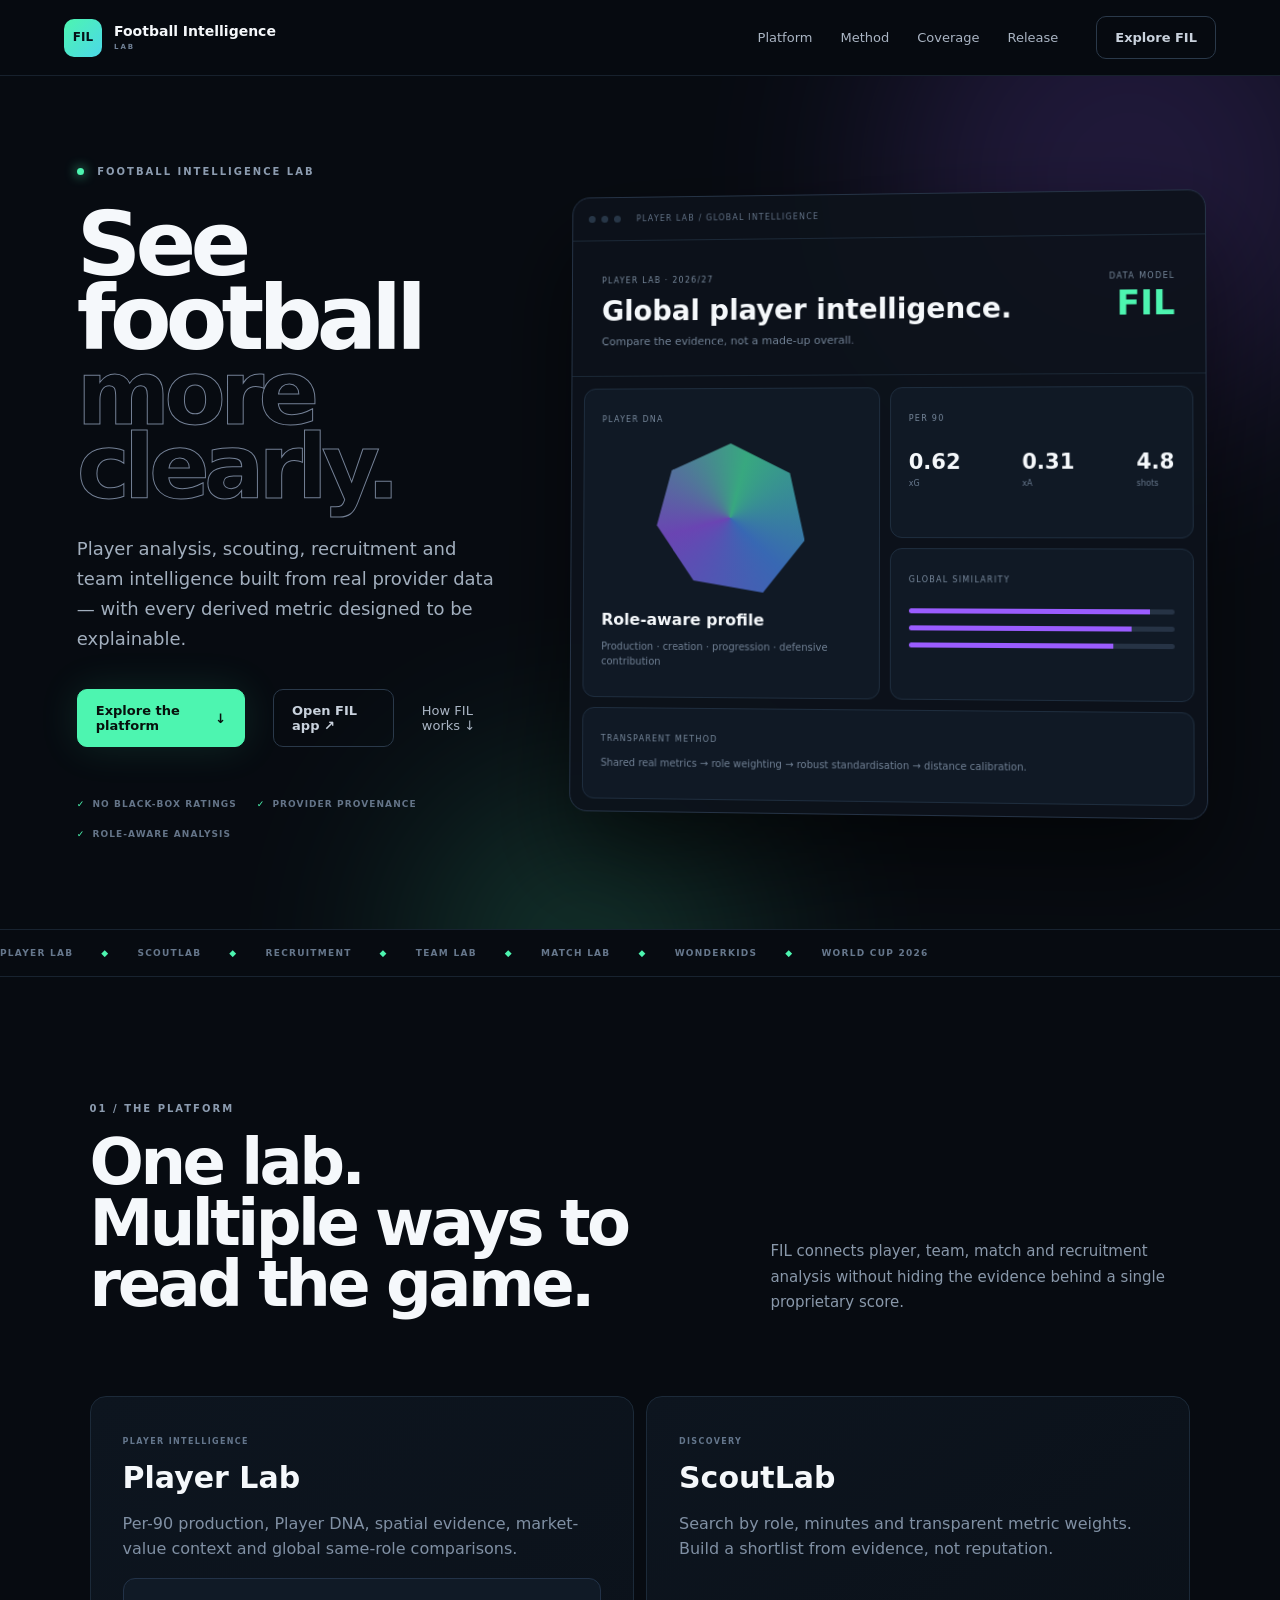
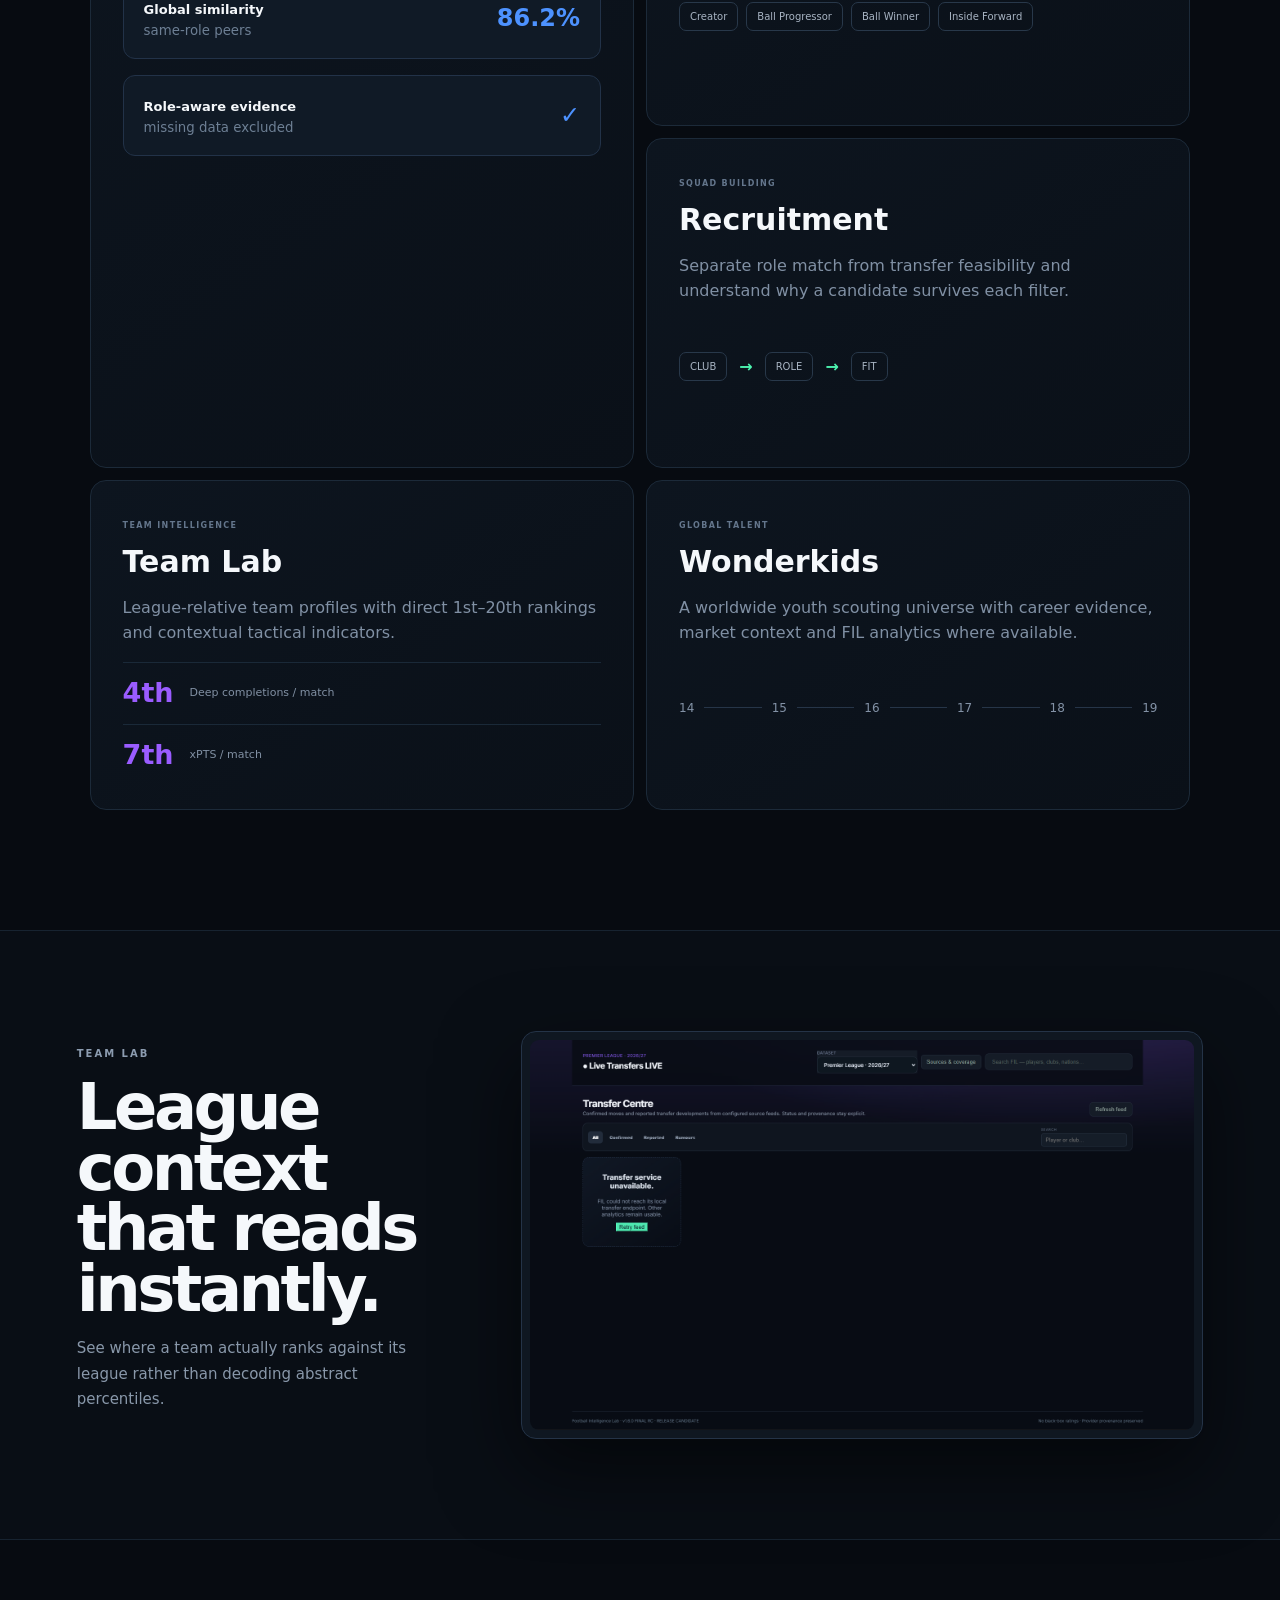
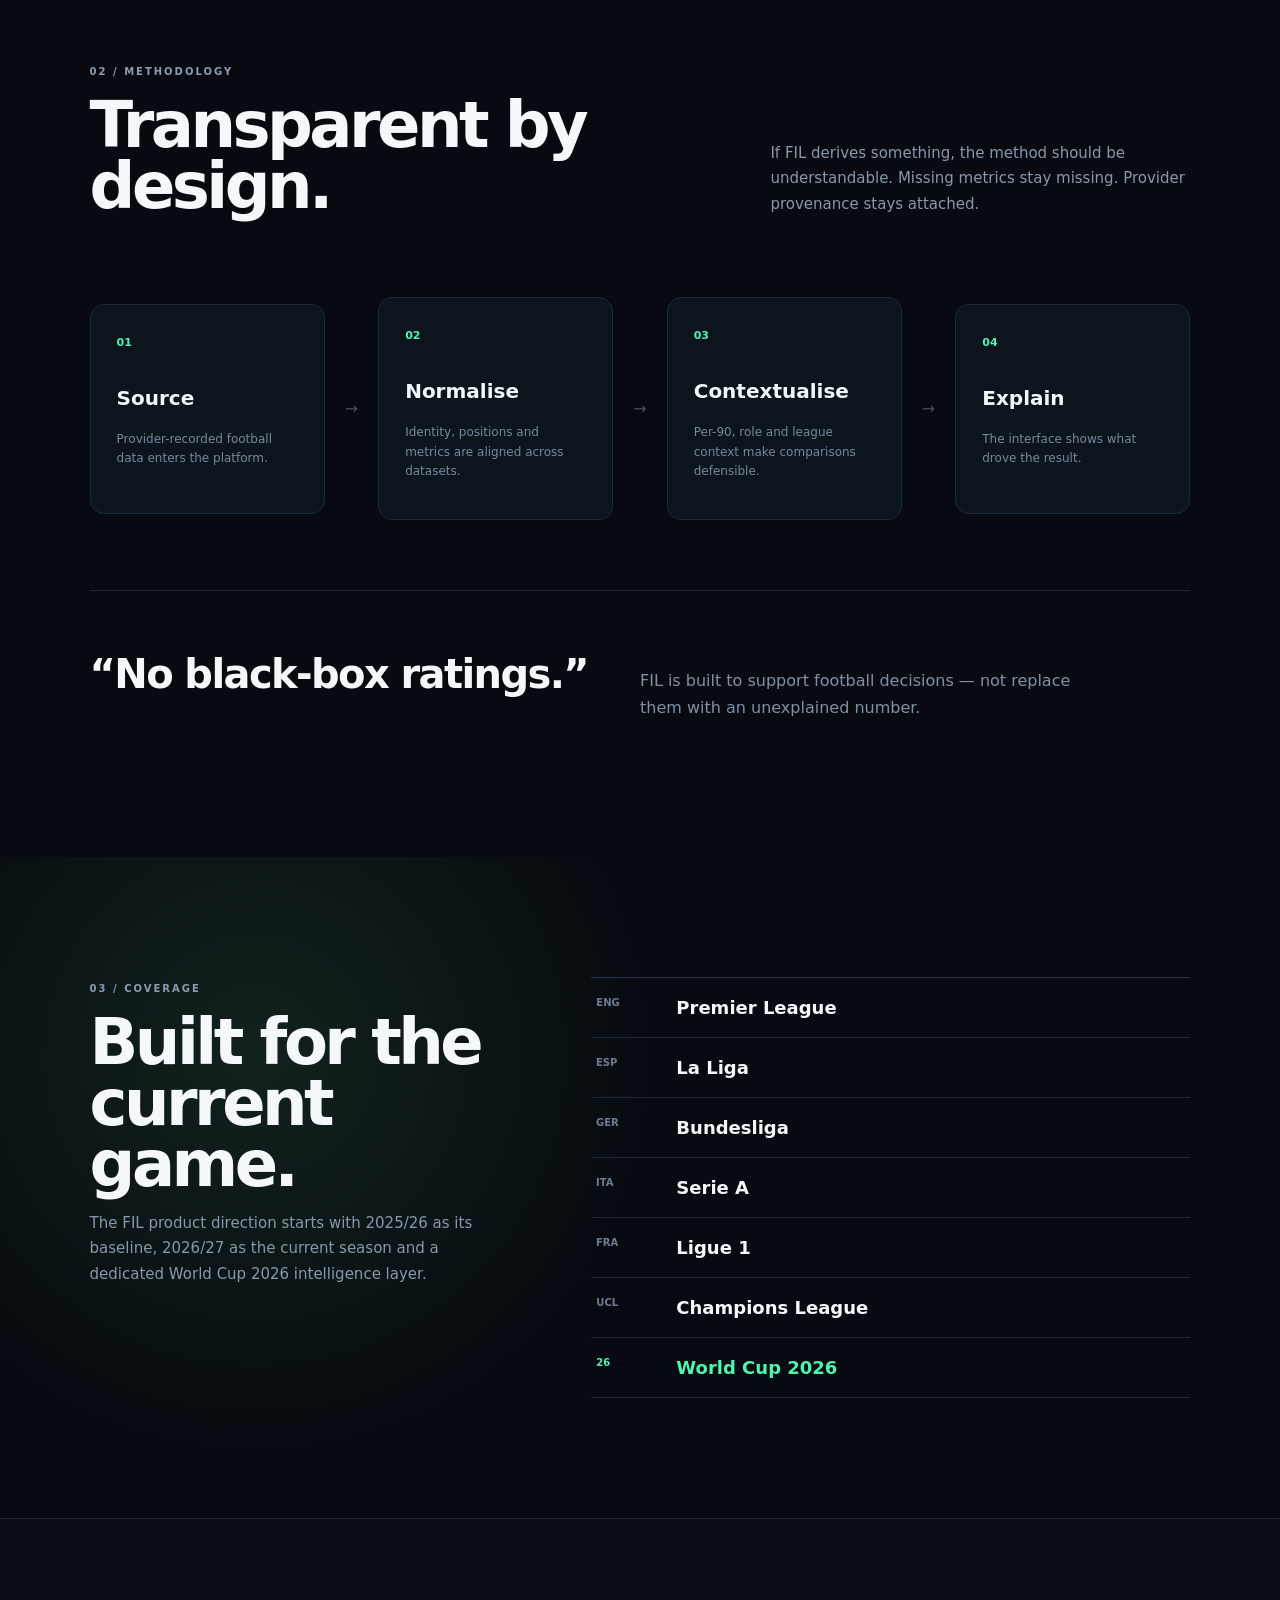
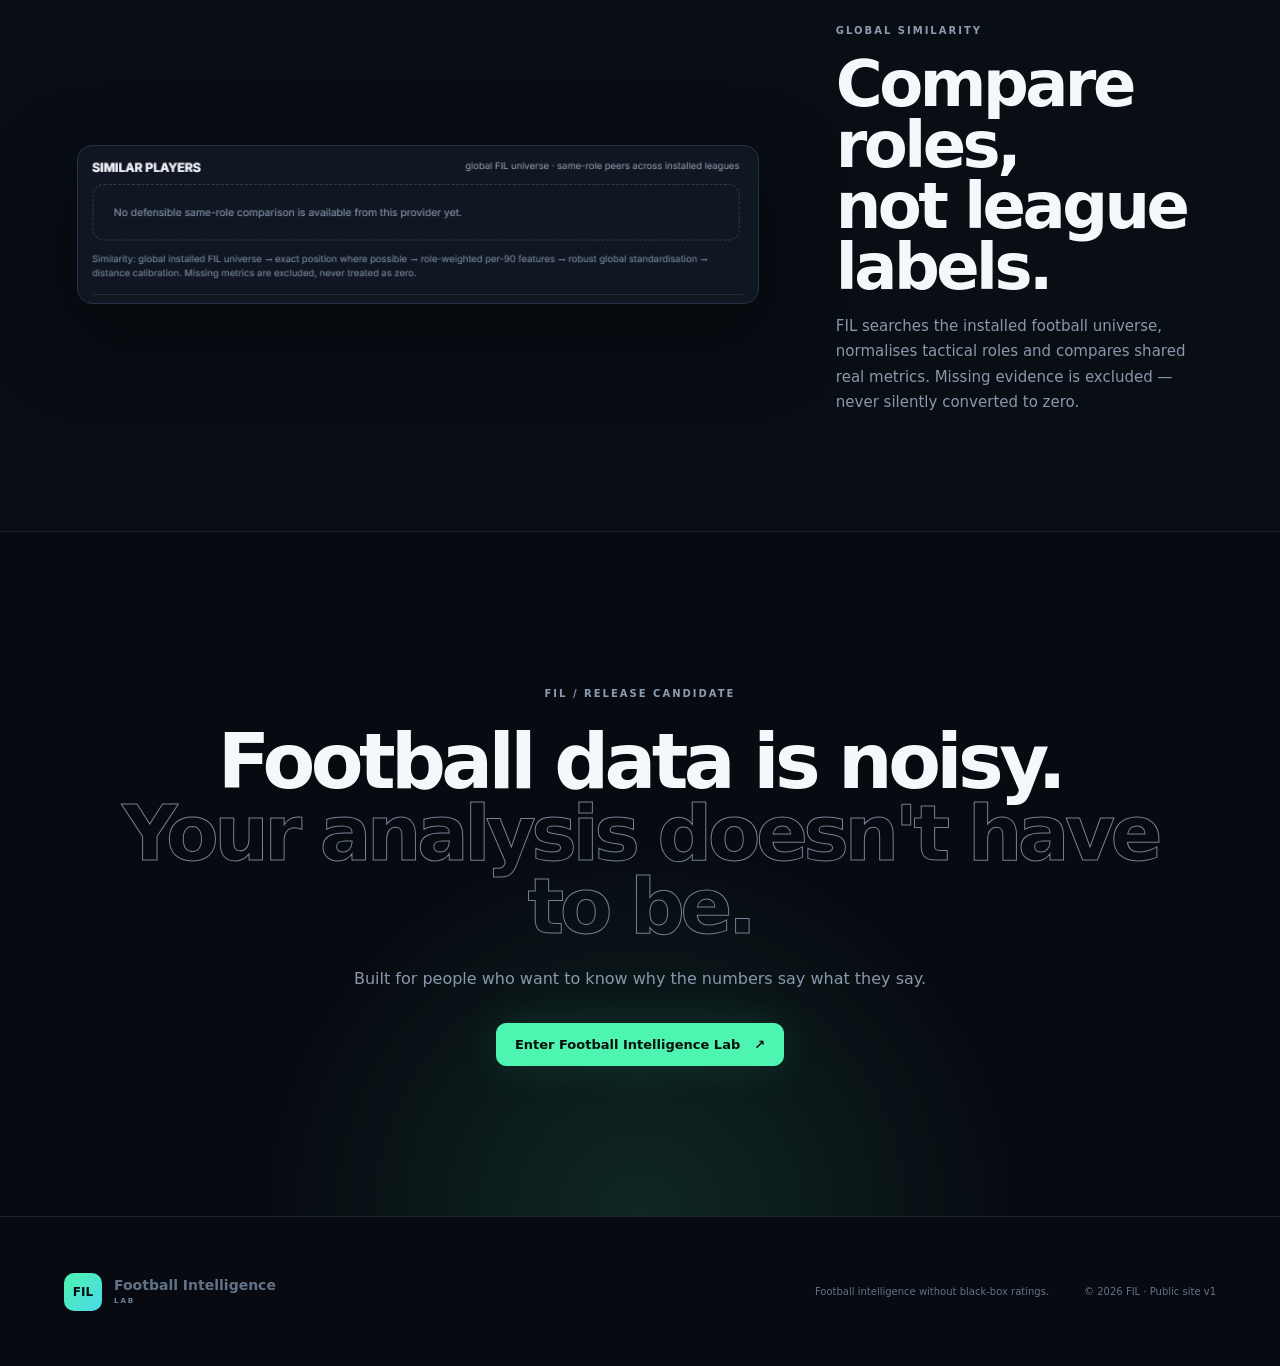
<file: index.html>
<!doctype html><html lang="en"><head><meta charset="utf-8"><meta name="viewport" content="width=device-width,initial-scale=1"><title>Football Intelligence Lab — Transparent football analytics</title><meta name="description" content="Football Intelligence Lab turns real football data into transparent player, team, scouting and recruitment intelligence — without black-box ratings."><meta name="theme-color" content="#070b11"><meta property="og:title" content="Football Intelligence Lab"><meta property="og:description" content="Football intelligence without black-box ratings."><meta property="og:type" content="website"><link rel="icon" href="/favicon.svg"><link rel="stylesheet" href="/styles.css"></head><body>
<header class="nav"><a class="brand" href="#top"><span class="logo">FIL</span><span>Football Intelligence <small>LAB</small></span></a><nav><a href="#platform">Platform</a><a href="#method">Method</a><a href="#coverage">Coverage</a><a href="#release">Release</a></nav><a class="button ghost" href="#platform" data-scroll="platform">Explore FIL</a><button class="menu" aria-label="Open menu">☰</button></header>
<main id="top">
<section class="hero"><div class="orb one"></div><div class="orb two"></div><div class="hero-copy"><div class="eyebrow"><span></span> FOOTBALL INTELLIGENCE LAB</div><h1>See football<br><em>more clearly.</em></h1><p>Player analysis, scouting, recruitment and team intelligence built from real provider data — with every derived metric designed to be explainable.</p><div class="actions"><a class="button primary" href="#platform" data-scroll="platform">Explore the platform <b>↓</b></a><a class="button ghost launch-local" href="http://127.0.0.1:8000" target="_blank" rel="noopener">Open FIL app ↗</a><a class="textlink" href="#method" data-scroll="method">How FIL works ↓</a></div><div class="trust"><span>NO BLACK-BOX RATINGS</span><span>PROVIDER PROVENANCE</span><span>ROLE-AWARE ANALYSIS</span></div></div>
<div class="hero-ui"><div class="window"><div class="windowbar"><i></i><i></i><i></i><span>PLAYER LAB / GLOBAL INTELLIGENCE</span></div><div class="mock-head"><div><small>PLAYER LAB · 2026/27</small><h2>Global player intelligence.</h2><p>Compare the evidence, not a made-up overall.</p></div><div class="score"><small>DATA MODEL</small><strong>FIL</strong></div></div><div class="mock-grid"><div class="mock-card tall"><small>PLAYER DNA</small><div class="radar"></div><b>Role-aware profile</b><p>Production · creation · progression · defensive contribution</p></div><div class="mock-card"><small>PER 90</small><div class="nums"><b>0.62<span>xG</span></b><b>0.31<span>xA</span></b><b>4.8<span>shots</span></b></div></div><div class="mock-card"><small>GLOBAL SIMILARITY</small><div class="bars"><i style="--w:91%"></i><i style="--w:84%"></i><i style="--w:77%"></i></div></div><div class="mock-card wide"><small>TRANSPARENT METHOD</small><p>Shared real metrics → role weighting → robust standardisation → distance calibration.</p></div></div></div></div></section>
<section class="ticker"><span>PLAYER LAB</span><b>◆</b><span>SCOUTLAB</span><b>◆</b><span>RECRUITMENT</span><b>◆</b><span>TEAM LAB</span><b>◆</b><span>MATCH LAB</span><b>◆</b><span>WONDERKIDS</span><b>◆</b><span>WORLD CUP 2026</span></section>
<section id="platform" class="section"><div class="section-head"><div><span class="kicker">01 / THE PLATFORM</span><h2>One lab.<br>Multiple ways to read the game.</h2></div><p>FIL connects player, team, match and recruitment analysis without hiding the evidence behind a single proprietary score.</p></div><div class="feature-grid"><article class="feature big"><span>PLAYER INTELLIGENCE</span><h3>Player Lab</h3><p>Per-90 production, Player DNA, spatial evidence, market-value context and global same-role comparisons.</p><div class="mini-sim"><div><b>Global similarity</b><small>same-role peers</small></div><strong>86.2%</strong></div><div class="mini-sim"><div><b>Role-aware evidence</b><small>missing data excluded</small></div><strong>✓</strong></div></article><article class="feature"><span>DISCOVERY</span><h3>ScoutLab</h3><p>Search by role, minutes and transparent metric weights. Build a shortlist from evidence, not reputation.</p><div class="chips"><i>Creator</i><i>Ball Progressor</i><i>Ball Winner</i><i>Inside Forward</i></div></article><article class="feature"><span>SQUAD BUILDING</span><h3>Recruitment</h3><p>Separate role match from transfer feasibility and understand why a candidate survives each filter.</p><div class="route"><i>CLUB</i><b>→</b><i>ROLE</i><b>→</b><i>FIT</i></div></article><article class="feature"><span>TEAM INTELLIGENCE</span><h3>Team Lab</h3><p>League-relative team profiles with direct 1st–20th rankings and contextual tactical indicators.</p><div class="rank"><b>4th</b><span>Deep completions / match</span></div><div class="rank"><b>7th</b><span>xPTS / match</span></div></article><article class="feature"><span>GLOBAL TALENT</span><h3>Wonderkids</h3><p>A worldwide youth scouting universe with career evidence, market context and FIL analytics where available.</p><div class="ages">14 <i></i> 15 <i></i> 16 <i></i> 17 <i></i> 18 <i></i> 19</div></article></div></section>
<section class="product-shot"><div class="shot-copy"><span class="kicker">TEAM LAB</span><h2>League context<br>that reads instantly.</h2><p>See where a team actually ranks against its league rather than decoding abstract percentiles.</p></div><div class="shot-frame"><img src="assets/team-lab.png" alt="Football Intelligence Lab Team Lab interface" loading="lazy"></div></section>
<section id="method" class="section method"><div class="section-head"><div><span class="kicker">02 / METHODOLOGY</span><h2>Transparent by design.</h2></div><p>If FIL derives something, the method should be understandable. Missing metrics stay missing. Provider provenance stays attached.</p></div><div class="pipeline"><div><b>01</b><h3>Source</h3><p>Provider-recorded football data enters the platform.</p></div><i>→</i><div><b>02</b><h3>Normalise</h3><p>Identity, positions and metrics are aligned across datasets.</p></div><i>→</i><div><b>03</b><h3>Contextualise</h3><p>Per-90, role and league context make comparisons defensible.</p></div><i>→</i><div><b>04</b><h3>Explain</h3><p>The interface shows what drove the result.</p></div></div><div class="principles"><blockquote>“No black-box ratings.”</blockquote><p>FIL is built to support football decisions — not replace them with an unexplained number.</p></div></section>
<section id="coverage" class="coverage"><div><span class="kicker">03 / COVERAGE</span><h2>Built for the<br>current game.</h2><p>The FIL product direction starts with 2025/26 as its baseline, 2026/27 as the current season and a dedicated World Cup 2026 intelligence layer.</p></div><div class="league-list"><div><b>ENG</b><span>Premier League</span></div><div><b>ESP</b><span>La Liga</span></div><div><b>GER</b><span>Bundesliga</span></div><div><b>ITA</b><span>Serie A</span></div><div><b>FRA</b><span>Ligue 1</span></div><div><b>UCL</b><span>Champions League</span></div><div class="world"><b>26</b><span>World Cup 2026</span></div></div></section>
<section class="similar-show"><div class="shot-frame"><img src="assets/similar-players.png" alt="FIL global similar players interface" loading="lazy"></div><div class="shot-copy"><span class="kicker">GLOBAL SIMILARITY</span><h2>Compare roles,<br>not league labels.</h2><p>FIL searches the installed football universe, normalises tactical roles and compares shared real metrics. Missing evidence is excluded — never silently converted to zero.</p></div></section>
<section id="release" class="cta"><span class="kicker">FIL / RELEASE CANDIDATE</span><h2>Football data is noisy.<br><em>Your analysis doesn't have to be.</em></h2><p>Built for people who want to know why the numbers say what they say.</p><a class="button primary" href="#top">Enter Football Intelligence Lab <b>↗</b></a></section>
</main><footer><a class="brand" href="#top"><span class="logo">FIL</span><span>Football Intelligence <small>LAB</small></span></a><p>Football intelligence without black-box ratings.</p><span>© 2026 FIL · Public site v1</span></footer><script src="/app.js"></script></body></html>
</file>
<file: styles.css>
:root{--bg:#070b11;--panel:#0d141d;--panel2:#111a25;--line:#1c2a39;--text:#f5f8fb;--muted:#8392a6;--green:#4df5b0;--purple:#9a5cff;--blue:#4d92ff}*{box-sizing:border-box}html{scroll-behavior:smooth}body{margin:0;background:var(--bg);color:var(--text);font-family:Inter,ui-sans-serif,system-ui,-apple-system,BlinkMacSystemFont,"Segoe UI",sans-serif;overflow-x:hidden}a{color:inherit;text-decoration:none}.nav{height:76px;display:flex;align-items:center;gap:38px;padding:0 max(24px,5vw);border-bottom:1px solid #17212d;background:rgba(7,11,17,.88);backdrop-filter:blur(18px);position:sticky;top:0;z-index:20}.brand{display:flex;align-items:center;gap:12px;font-weight:800;font-size:14px;line-height:1.05}.brand small{display:block;color:#708197;letter-spacing:.28em;font-size:7px;margin-top:5px}.logo{display:grid;place-items:center;width:38px;height:38px;border-radius:10px;color:#071017;background:linear-gradient(135deg,var(--green),#4bd8e8);font-size:12px;font-weight:900}.nav nav{display:flex;gap:28px;margin-left:auto;color:#aab5c4;font-size:13px}.nav nav a:hover{color:#fff}.button{display:inline-flex;align-items:center;justify-content:center;gap:14px;border:1px solid #2a394a;border-radius:10px;padding:13px 18px;font-size:13px;font-weight:750}.button.primary{background:var(--green);border-color:var(--green);color:#07110d;box-shadow:0 0 40px rgba(77,245,176,.12)}.button.ghost{color:#c9d2dd}.menu{display:none;background:none;border:0;color:white;font-size:22px}.hero{min-height:760px;display:grid;grid-template-columns:.8fr 1.2fr;align-items:center;gap:5vw;padding:90px max(24px,6vw);position:relative;overflow:hidden}.hero:before{content:"";position:absolute;inset:0;background:linear-gradient(90deg,rgba(7,11,17,1) 0%,rgba(7,11,17,.82) 45%,rgba(7,11,17,.25) 100%);pointer-events:none}.orb{position:absolute;border-radius:50%;filter:blur(100px);opacity:.17}.orb.one{width:500px;height:500px;background:var(--purple);right:-100px;top:-150px}.orb.two{width:350px;height:350px;background:var(--green);left:32%;bottom:-200px}.hero-copy,.hero-ui{position:relative;z-index:2}.eyebrow,.kicker{font-size:10px;font-weight:800;letter-spacing:.2em;color:#8c9cb0}.eyebrow span{display:inline-block;width:7px;height:7px;border-radius:50%;background:var(--green);box-shadow:0 0 12px var(--green);margin-right:8px}.hero h1{font-size:clamp(62px,7vw,112px);letter-spacing:-.065em;line-height:.83;margin:30px 0}.hero h1 em,.cta h2 em{font-style:normal;color:transparent;-webkit-text-stroke:1px #748196}.hero-copy>p{max-width:580px;color:#a2afbe;font-size:18px;line-height:1.65}.actions{display:flex;align-items:center;gap:28px;margin-top:36px}.textlink{font-size:13px;color:#aab5c4}.trust{display:flex;flex-wrap:wrap;gap:20px;margin-top:52px;color:#647488;font-size:9px;font-weight:800;letter-spacing:.12em}.trust span:before{content:"✓";color:var(--green);margin-right:7px}.window{background:rgba(12,18,27,.92);border:1px solid #253346;border-radius:18px;box-shadow:0 45px 100px #0009;overflow:hidden;transform:perspective(1200px) rotateY(-3deg) rotateX(1deg)}.windowbar{height:44px;border-bottom:1px solid #1b2837;display:flex;align-items:center;gap:6px;padding:0 16px;color:#617186;font-size:8px;letter-spacing:.15em}.windowbar i{width:7px;height:7px;border-radius:50%;background:#273647}.windowbar span{margin-left:10px}.mock-head{display:flex;justify-content:space-between;padding:28px 30px;border-bottom:1px solid #1a2735}.mock-head small,.mock-card small{color:#77889c;font-size:8px;letter-spacing:.16em}.mock-head h2{font-size:28px;margin:8px 0}.mock-head p{color:#718195;font-size:11px;margin:0}.score{text-align:right}.score strong{display:block;font-size:34px;color:var(--green)}.mock-grid{display:grid;grid-template-columns:1fr 1fr;gap:10px;padding:12px}.mock-card{min-height:125px;background:#101925;border:1px solid #1e2d3e;border-radius:12px;padding:18px}.mock-card.tall{grid-row:span 2}.mock-card.wide{grid-column:span 2;min-height:auto}.mock-card p{font-size:10px;color:#718195;line-height:1.5}.radar{width:150px;height:150px;margin:18px auto;background:conic-gradient(from 15deg,var(--green),var(--blue),var(--purple),var(--green));clip-path:polygon(50% 0,90% 20%,100% 65%,72% 100%,25% 92%,0 55%,10% 18%);opacity:.65}.nums{display:flex;justify-content:space-between;margin-top:25px}.nums b{font-size:21px}.nums span{display:block;color:#68798e;font-size:8px;font-weight:500;margin-top:5px}.bars{display:grid;gap:12px;margin-top:22px}.bars i{height:5px;border-radius:10px;background:linear-gradient(90deg,var(--purple) var(--w),#263345 var(--w))}.ticker{display:flex;gap:28px;white-space:nowrap;overflow:hidden;padding:18px 0;border-block:1px solid #182330;color:#66778c;font-size:9px;letter-spacing:.14em;font-weight:800}.ticker b{color:var(--green)}.section{padding:120px max(24px,7vw)}.section-head{display:grid;grid-template-columns:1fr 420px;gap:50px;align-items:end;margin-bottom:65px}.section h2,.coverage h2,.shot-copy h2{font-size:clamp(42px,5vw,76px);line-height:.95;letter-spacing:-.055em;margin:16px 0}.section-head p,.shot-copy p,.coverage>div>p{color:#8998aa;line-height:1.7;font-size:15px}.feature-grid{display:grid;grid-template-columns:repeat(2,1fr);gap:12px}.feature{min-height:330px;background:linear-gradient(145deg,#0d151f,#0a1018);border:1px solid #1c2a39;border-radius:16px;padding:32px;position:relative;overflow:hidden}.feature.big{grid-row:span 2}.feature>span{font-size:8px;letter-spacing:.17em;color:#64768c;font-weight:800}.feature h3{font-size:30px;margin:12px 0}.feature>p{color:#8090a4;max-width:520px;line-height:1.6}.mini-sim{display:flex;align-items:center;justify-content:space-between;padding:20px;margin-top:16px;background:#101a26;border:1px solid #223248;border-radius:12px}.mini-sim b{font-size:13px}.mini-sim small{display:block;color:#6d7f94;margin-top:5px}.mini-sim strong{font-size:24px;color:var(--blue)}.chips{display:flex;flex-wrap:wrap;gap:8px;margin-top:40px}.chips i,.route i{font-style:normal;padding:8px 10px;border:1px solid #28384a;border-radius:7px;color:#a8b4c3;font-size:10px}.route{display:flex;align-items:center;gap:12px;margin-top:48px}.route b{color:var(--green)}.rank{display:flex;gap:16px;align-items:center;margin-top:16px;padding-top:14px;border-top:1px solid #1a2938}.rank b{font-size:27px;color:var(--purple)}.rank span{font-size:11px;color:#8190a3}.ages{margin-top:55px;color:#8392a6;font-size:12px;display:flex;align-items:center;gap:10px}.ages i{height:1px;flex:1;background:#263548}.product-shot,.similar-show{display:grid;grid-template-columns:.35fr .65fr;gap:6vw;align-items:center;padding:100px max(24px,6vw);background:#090e15;border-block:1px solid #172330}.shot-frame{padding:8px;background:#0f1721;border:1px solid #243347;border-radius:15px;box-shadow:0 30px 80px #0008}.shot-frame img{width:100%;display:block;border-radius:9px}.pipeline{display:grid;grid-template-columns:1fr auto 1fr auto 1fr auto 1fr;gap:20px;align-items:center}.pipeline>div{min-height:210px;padding:26px;background:#0c141e;border:1px solid #1b2a3a;border-radius:14px}.pipeline>b{}.pipeline>i{font-style:normal;color:#3a4d62}.pipeline b{color:var(--green);font-size:11px}.pipeline h3{font-size:20px;margin-top:36px}.pipeline p{font-size:12px;color:#78899d;line-height:1.6}.principles{display:grid;grid-template-columns:1fr 1fr;margin-top:70px;padding-top:60px;border-top:1px solid #1a2735}.principles blockquote{font-size:40px;font-weight:800;letter-spacing:-.04em;margin:0}.principles p{color:#8190a3;max-width:450px;line-height:1.7}.coverage{padding:120px max(24px,7vw);display:grid;grid-template-columns:.8fr 1.2fr;gap:8vw;align-items:start;background:radial-gradient(circle at 20% 30%,#12221d 0,transparent 35%)}.league-list{border-top:1px solid #263547}.league-list div{display:grid;grid-template-columns:60px 1fr;gap:20px;padding:19px 5px;border-bottom:1px solid #1a2837}.league-list b{color:#6c7d91;font-size:10px}.league-list span{font-size:18px;font-weight:650}.league-list .world span,.league-list .world b{color:var(--green)}.similar-show{grid-template-columns:.65fr .35fr}.cta{text-align:center;padding:150px 24px;background:radial-gradient(circle at 50% 100%,rgba(77,245,176,.12),transparent 40%)}.cta h2{font-size:clamp(52px,6vw,90px);letter-spacing:-.06em;line-height:.95;margin:25px auto;max-width:1100px}.cta p{color:#8998aa;margin-bottom:35px}footer{min-height:150px;padding:35px max(24px,5vw);border-top:1px solid #1a2633;display:flex;align-items:center;gap:35px;color:#627286;font-size:10px}footer p{margin-left:auto}@media(max-width:900px){.nav nav,.nav>.ghost{display:none}.menu{display:block;margin-left:auto}.hero{grid-template-columns:1fr;padding-top:70px}.hero-ui{margin-top:20px}.section-head,.coverage,.product-shot,.similar-show{grid-template-columns:1fr}.section-head{gap:15px}.feature-grid{grid-template-columns:1fr}.feature.big{grid-row:auto}.pipeline{grid-template-columns:1fr}.pipeline>i{transform:rotate(90deg);text-align:center}.principles{grid-template-columns:1fr;gap:25px}.similar-show .shot-copy{grid-row:1}.hero{min-height:auto}.trust{margin-top:35px}}@media(max-width:560px){.hero,.section,.coverage,.product-shot,.similar-show{padding-left:18px;padding-right:18px}.hero h1{font-size:58px}.window{transform:none}.mock-grid{grid-template-columns:1fr}.mock-card.tall,.mock-card.wide{grid-column:auto;grid-row:auto}.radar{width:110px;height:110px}.section{padding-top:85px;padding-bottom:85px}.section h2,.coverage h2,.shot-copy h2{font-size:44px}.feature{min-height:280px;padding:24px}.actions{align-items:flex-start;flex-direction:column}.principles blockquote{font-size:32px}footer{flex-direction:column;align-items:flex-start}footer p{margin-left:0}}
</file>
